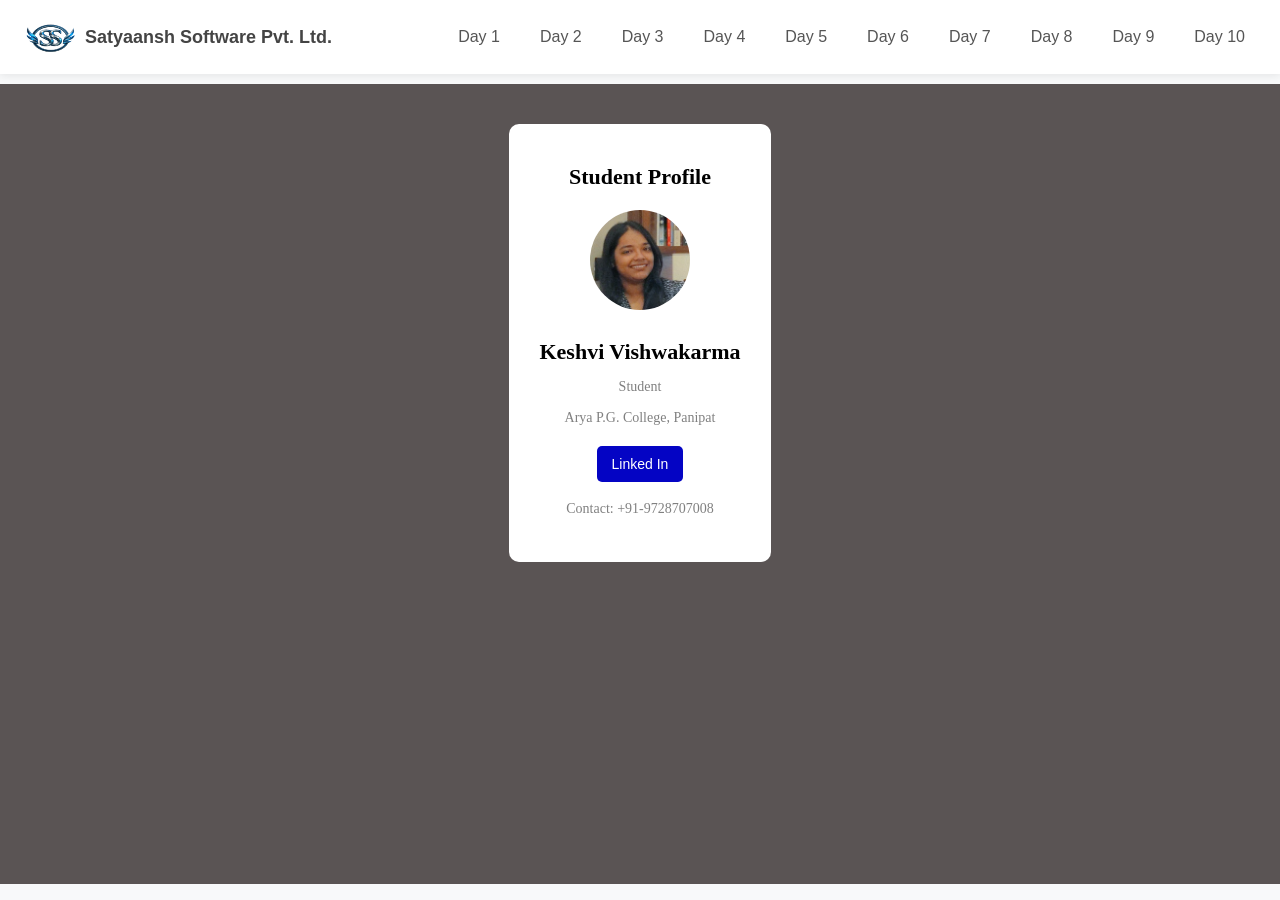
<file: index.html>
<!DOCTYPE html>
<html lang="en">
<head>
    <meta charset="UTF-8">
    <meta name="viewport" content="width=device-width, initial-scale=1.0">
    <title>Document</title>
    <link rel="stylesheet" href="style.css">
</head>
<body>
    <div class="container">

        <!--navbar-->
        <div class="navbar">
            <div class="logo">
                <img src="images/logo.webp" alt="logo">
                <div class="company-name">
                    <span>Satyaansh Software</span>
                    Pvt. Ltd.
                </div>
            </div>

            <!--menu bar of days-->
            <ul class="days-link">
                <li onclick="loadPage('day 1/index.html')">Day 1</li>
                <li onclick="loadPage('day 2/index.html')">Day 2</li>
                <li onclick="loadPage('day 3/index.html')">Day 3</li>
                <li onclick="loadPage('day 4/index.html')">Day 4</li>
                <li onclick="loadPage('day 5/index.html')">Day 5</li>
                <li onclick="loadPage('day 6/index.html')">Day 6</li>
                <li onclick="loadPage('day 7/index.html')">Day 7</li>
                <li onclick="loadPage('day 8/index.html')">Day 8</li>
                <li onclick="loadPage('day 9/index.html')">Day 9</li>
                <li onclick="loadPage('day 10/index.html')">Day 10</li>
            </ul>

            <!--hamburger button-->
            <button class="hamburger">
                <img src="images/hamburger.webp" alt="hamburger-logo">
            </button>
        </div>

        <!--iframe that displays the work-->
          <iframe
            id="dayFrame"
            src="day 1/index.html"
            width="100%"
            height="800">
         </iframe>
    </div>

    <!--javascript for interactive website aand set up hamburger + iframe-->
    <script>
        const hamburger = document.querySelector(".hamburger");
         const daysLink = document.querySelector(".days-link");

         hamburger.addEventListener("click", () => {
            daysLink.classList.toggle("active");
         });

         function loadPage(page) {
           let frame= document.getElementById("dayFrame")
           frame.src = page;
         }

    </script>
</body>
</html>
</file>
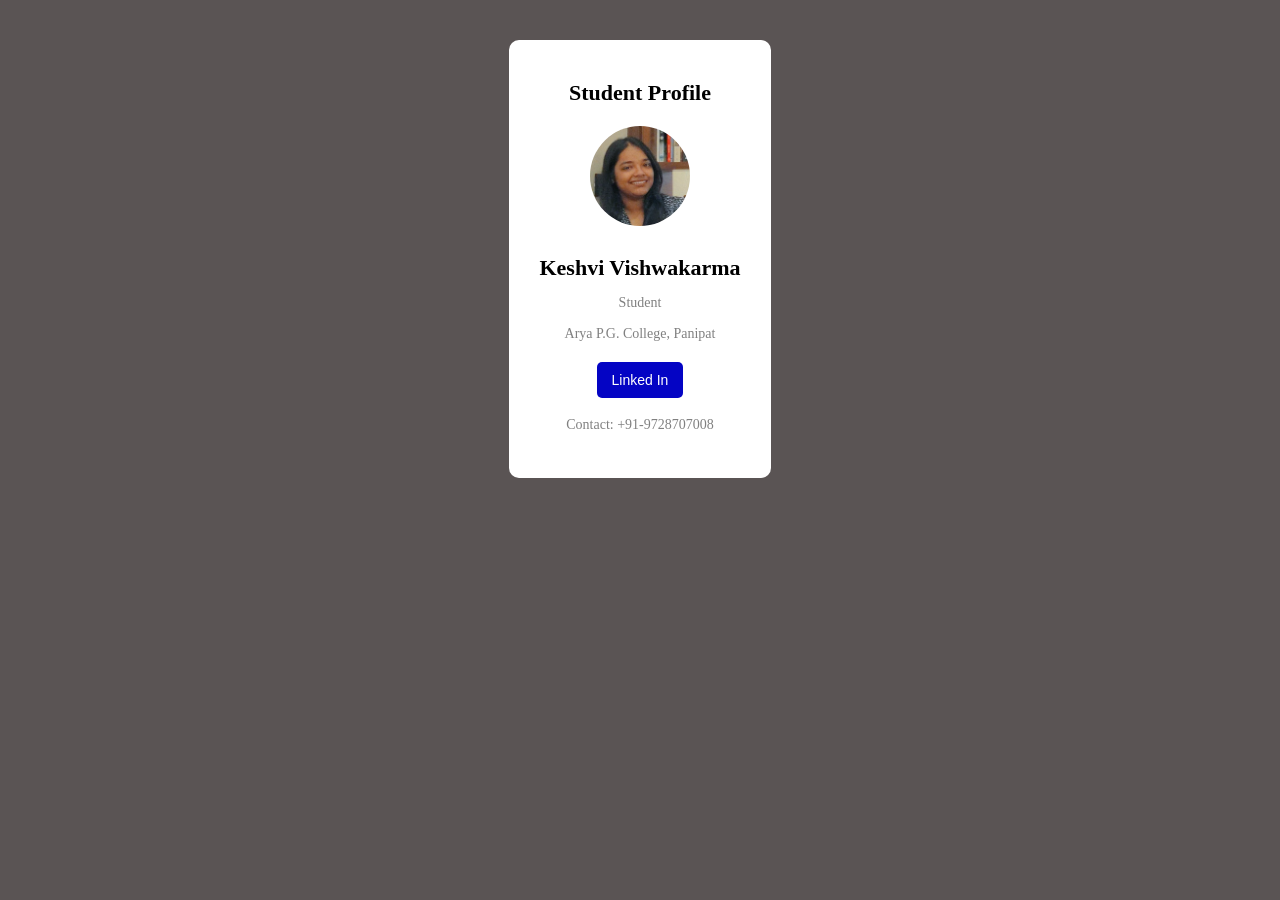
<file: day 1/index.html>
<!DOCTYPE html>
<html lang="en">
<head>
    <meta charset="UTF-8">
    <meta name="viewport" content="width=device-width, initial-scale=1.0">
    <title>Student Card</title>
    <link rel="stylesheet" href="style.css">
</head>
<body>
     <div class="container">

        <h1>Student Profile</h1>

        <img src="me.png"
             alt="image"
             class="profile-img">

        <h1>Keshvi Vishwakarma</h1>

        <p>Student</p>

        <p>Arya P.G. College, Panipat</p>

        <button class="btn">
            <a href="https://www.linkedin.com/in/keshvi-vishwakarma-13b15b34a/">
                Linked In
            </a>
        </button>

        <p>Contact: +91-9728707008</p>

    </div>
</body>
</html>
</file>
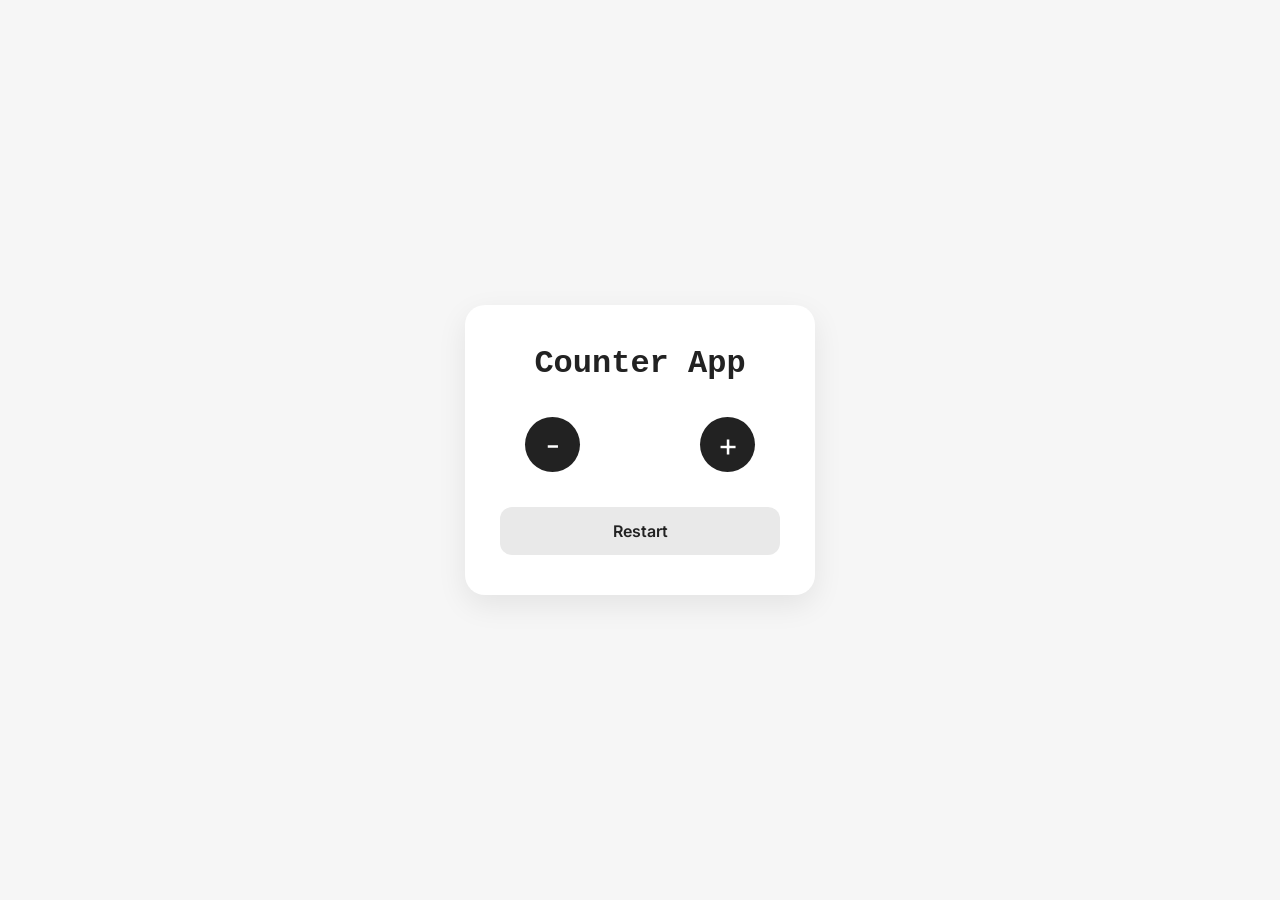
<file: day 10/index.html>
<!DOCTYPE html>
<html lang="en">
<head>
    <meta charset="UTF-8">
    <meta name="viewport" content="width=device-width, initial-scale=1.0">
    <title>Document</title>
    <link rel="stylesheet" href="style.css">
</head>
<body>
    <div class="container">
        <h1>Counter App</h1>
    <div class="counter">
        <button id="decrease">-</button>
    <span id="counterValue">0</span>
    <button id="increase">+</button>
    </div>
    <div>
        <button id="restartbtn">
            Restart
        </button>
    </div>
    </div>
    <script src="script.js"></script>
</body>
</html>
</file>
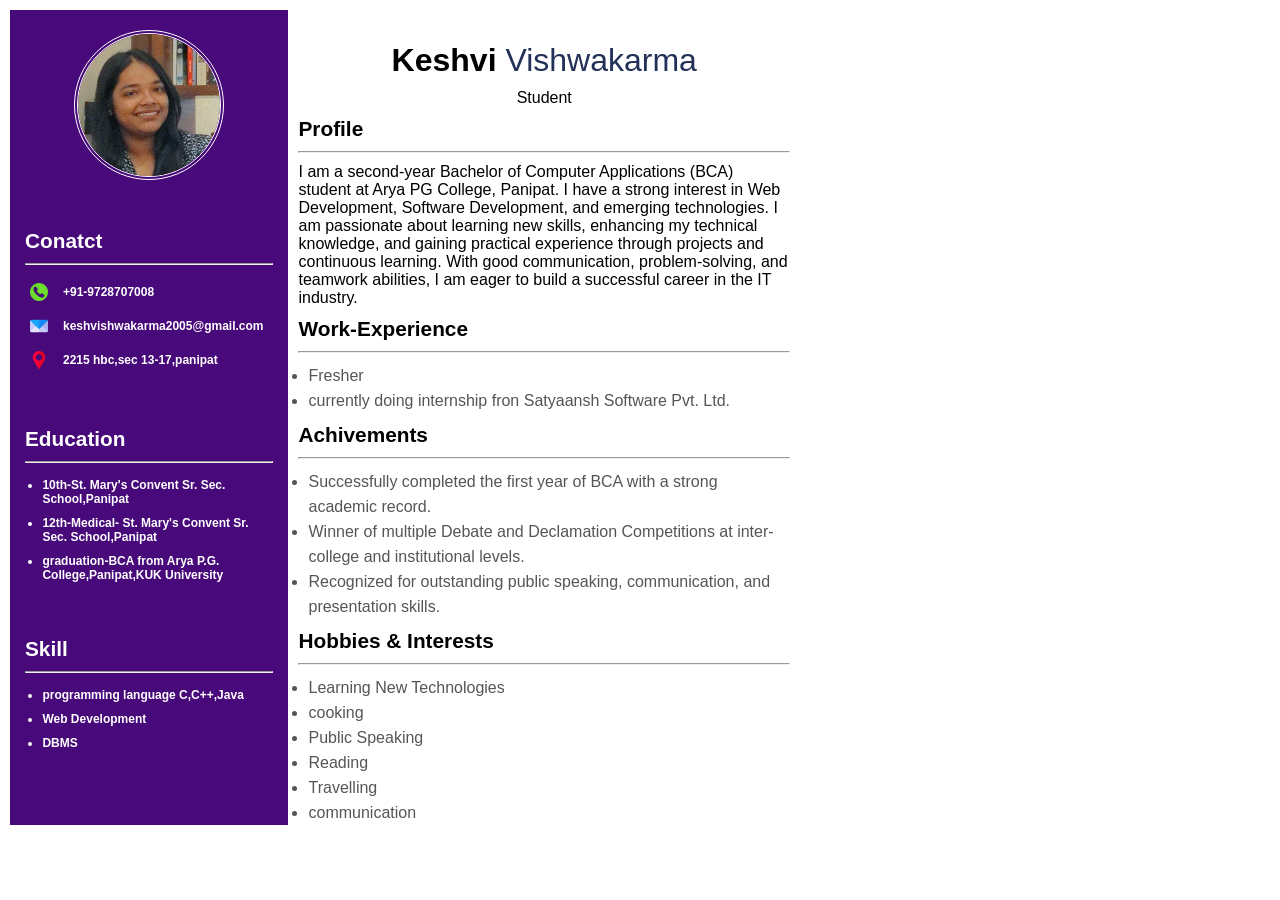
<file: day 2/index.html>
<!doctype html>
<html lang="en">
  <head>
    <meta charset="UTF-8" />
    <meta name="viewport" content="width=device-width, initial-scale=1.0" />
    <title>my resume</title>
    <link rel="stylesheet" href="resume-right-css.css" />
    <link rel="stylesheet" href="resume-left-css.css" />
  </head>
  <body>
    <div class="container">
      <!--30% div container-->
      <div class="left-container">
        <!--image container-->
        <div class="img-container">
          <img src="me.png" alt="image" />
        </div>
        <!--contact container-->
        <div class="cont-container">
          <h3 class="title">Conatct</h3>
          <hr />
          
          <div class="phone">
            <img src="phone.png" alt="phone" class="icon" />
          <p class="phone">+91-9728707008</p>
          </div>

          <div class="email">
            <img src="email1.png" alt="email" class="icon" />
          <p class="email">keshvishwakarma2005@gmail.com</p>
          </div>

          <div class="address">
            <img src="address.png" alt="address" class="icon" />
          <p class="address">2215 hbc,sec 13-17,panipat</p>
          
          
          </div>
        </div>
        <!--eductaion conatiner-->
        <div class="edu-container">
          <h3 class="title">Education</h3>
          <hr />
          <ul class="edu-ul">
            <li class="edu-list">
              10th-St. Mary's Convent Sr. Sec. School,Panipat
            </li>
            <li class="edu-list">
              12th-Medical- St. Mary's Convent Sr. Sec. School,Panipat
            </li>
            <li class="edu-list">
              graduation-BCA from Arya P.G. College,Panipat,KUK University
            </li>
          </ul>
        </div>
        <!--skill conatiner-->
        <div class="skill-conatiner">
          <h3 class="title">Skill</h3>
          <hr />
          <ul class="skill-ul">
            <li class="skill-li">programming language C,C++,Java</li>
            <li class="skill-li">Web Development</li>
            <li class="skill-li">DBMS</li>
          </ul>
        </div>
      </div>

      <!--70% div conatiner-->
      <div class="right-container">
        <!--right top container-->
        <div class="right-top-conatiner">
            <h1>Keshvi <span>Vishwakarma</span></h1>
          <p>Student</p>
        </div>
        <div class="right-bottom-container">
          <!--profile container-->
          <div class="prof-container">
            <p class="title">Profile</p>
                <hr>
                <p>I am a second-year Bachelor of Computer Applications (BCA) student at Arya PG College, Panipat. I have a strong interest in Web Development, Software Development, and emerging technologies. I am passionate about learning new skills, enhancing my technical knowledge, and gaining practical experience through projects and continuous learning. With good communication, problem-solving, and teamwork abilities, I am eager to build a successful career in the IT industry.</p>
          </div>

          <!--work conatiner-->
          <div class="work-conatiner">
            <p class="title">Work-Experience</p>
            <hr />
            <ul>
              <li>Fresher</li>
              <li>currently doing internship fron Satyaansh Software Pvt. Ltd.</li>
            </ul>
          </div>

          <!--achivement container-->
          <div class="achiv-container">
            <p class="title">Achivements</p>
            <hr />
            <ul>
              <li>Successfully completed the first year of BCA with a strong academic record.</li>
              <li>Winner of multiple Debate and Declamation Competitions at inter-college and institutional levels.</li>
              <li>Recognized for outstanding public speaking, communication, and presentation skills.</li>
            </ul>
          </div>

          <!--hobbies and more conatiner-->
          <div class="hobb-conatiner">
            <p class="title">Hobbies & Interests</p>
            <hr />
            <ul>
              <li>Learning New Technologies</li>
              <li>cooking</li>
              <li>Public Speaking </li>
              <li>Reading</li>
              <li>Travelling</li>
              <li>communication</li>
            </ul>
          </div>
        </div>
      </div>
    </div>
  </body>
</html>
</file>
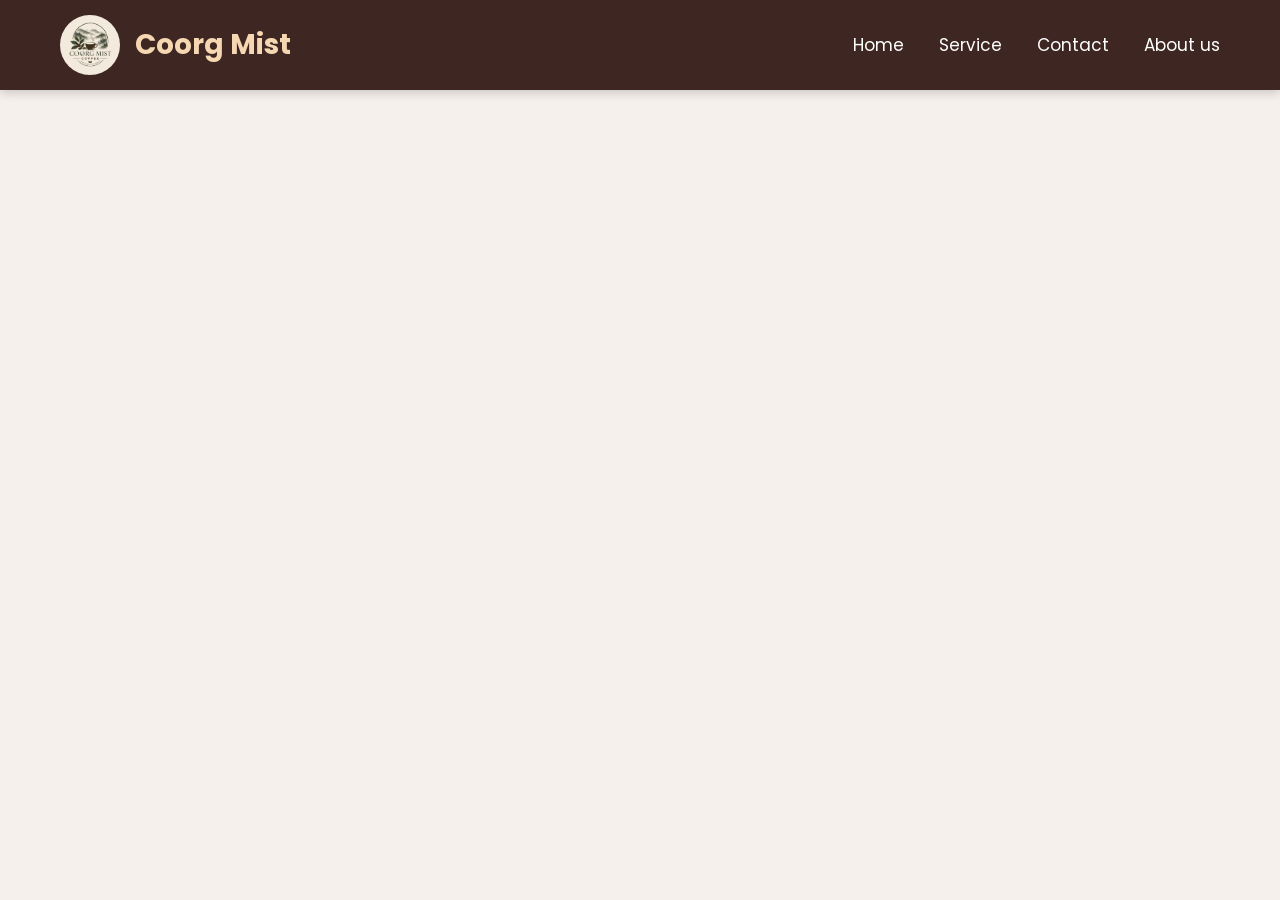
<file: day 3/index.html>
<!DOCTYPE html>
<html lang="en">
<head>
    <meta charset="UTF-8">
    <meta name="viewport" content="width=device-width, initial-scale=1.0">
    <title>Document</title>
    <link rel="stylesheet" href="style.css">
</head>
<body>
    <!--navbar code-->
   <div class="navbar">

      <!--logo and company name-->
      <div class="logo">
         <img src="logo.jpeg" alt="logo">
         <div class="company-name">
            <span>Coorg Mist</span>
         </div>
      </div>

      <!--menu bar-->
      <div class="menu-container">
            <ul class="menu-bar">
                <li class="menu-item">Home</li>
                <li class="menu-item">Service</li>
                <li class="menu-item">Contact</li>
                <li class="menu-item">About us</li>
            </ul>
        </div>
   </div>
</body>
</html>
</file>
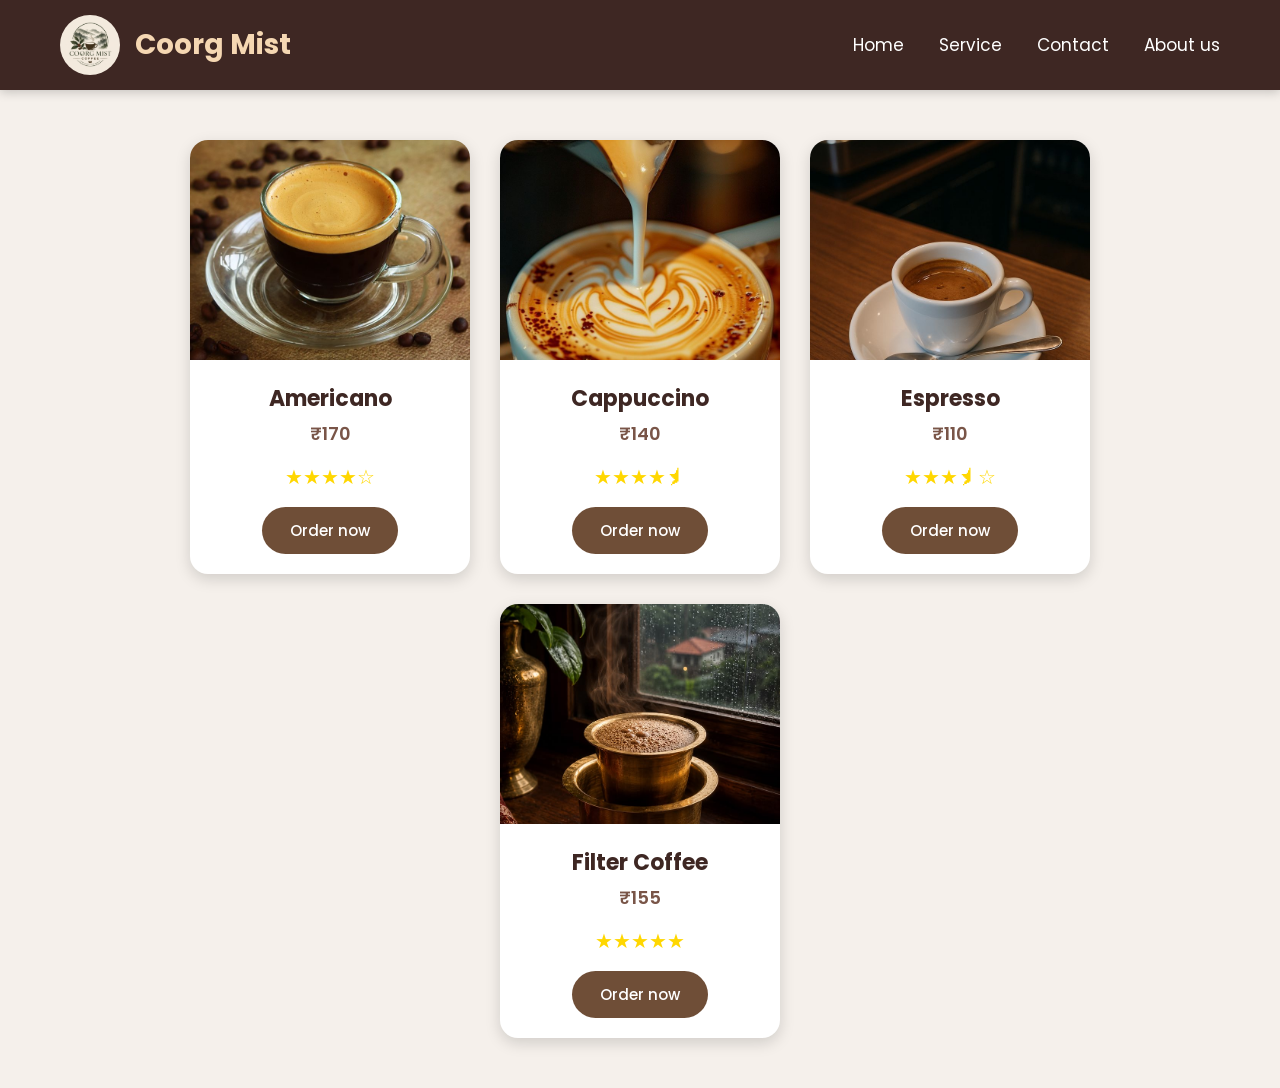
<file: day 4/index.html>
<!DOCTYPE html>
 <html lang="en">
 <head>
    <meta charset="UTF-8">
    <meta name="viewport" content="width=device-width, initial-scale=1.0">
    <title>Coorg Mist</title>
    <link rel="stylesheet" href="style.css">
 </head>
 <body>

   <!--navbar code-->
   <div class="navbar">

      <!--logo and company name-->
      <div class="logo">
         <img src="logo.jpeg" alt="logo">
         <div class="company-name">
            <span>Coorg Mist</span>
         </div>
      </div>

      <!--menu bar-->
      <div class="menu-container">
            <ul class="menu-bar">
                <li class="menu-item">Home</li>
                <li class="menu-item">Service</li>
                <li class="menu-item">Contact</li>
                <li class="menu-item">About us</li>
            </ul>
        </div>
   </div>
   <!--cards code-->
    <div class="container">

      <!--card 1-->
      <div class="cardcontainer">
         <img src="americano.jpg" alt="img" class="imgcontainer">

         <div class="title">
            <h3>Americano</h3>
            <p> ₹170</p>
         </div>

         <div class="rating">
            <p>★★★★☆</p>
         </div>

         <div class="cartbtn">
            <button>Order now</button>
         </div>
      </div>

      <!--card 2-->
      <div class="cardcontainer">
         <img src="capacihino.jpg" alt="img" class="imgcontainer">

         <div class="title">
            <h3>Cappuccino</h3>
            <p> ₹140</p>
         </div>

         <div class="rating">
            <p>★★★★⯨</p>
         </div>

         <div class="cartbtn">
            <button>Order now</button>
         </div>
      </div>

      <!--card 3-->
      <div class="cardcontainer">
         <img src="espresso.jpg" alt="img" class="imgcontainer">

         <div class="title">
            <h3>Espresso</h3>
            <p> ₹110</p>
         </div>

         <div class="rating">
            <p>★★★⯨☆</p>
         </div>

         <div class="cartbtn">
            <button>Order now</button>
         </div>
      </div>

      <!--card 4-->
      <div class="cardcontainer">
         <img src="filtercoffee.jpg" alt="img" class="imgcontainer">

         <div class="title">
            <h3>Filter Coffee</h3>
            <p> ₹155</p>
         </div>

         <div class="rating">
            <p>★★★★★</p>
         </div>

         <div class="cartbtn">
            <button>Order now</button>
         </div>
      </div>
    </div>
 </body>
 </html>
</file>
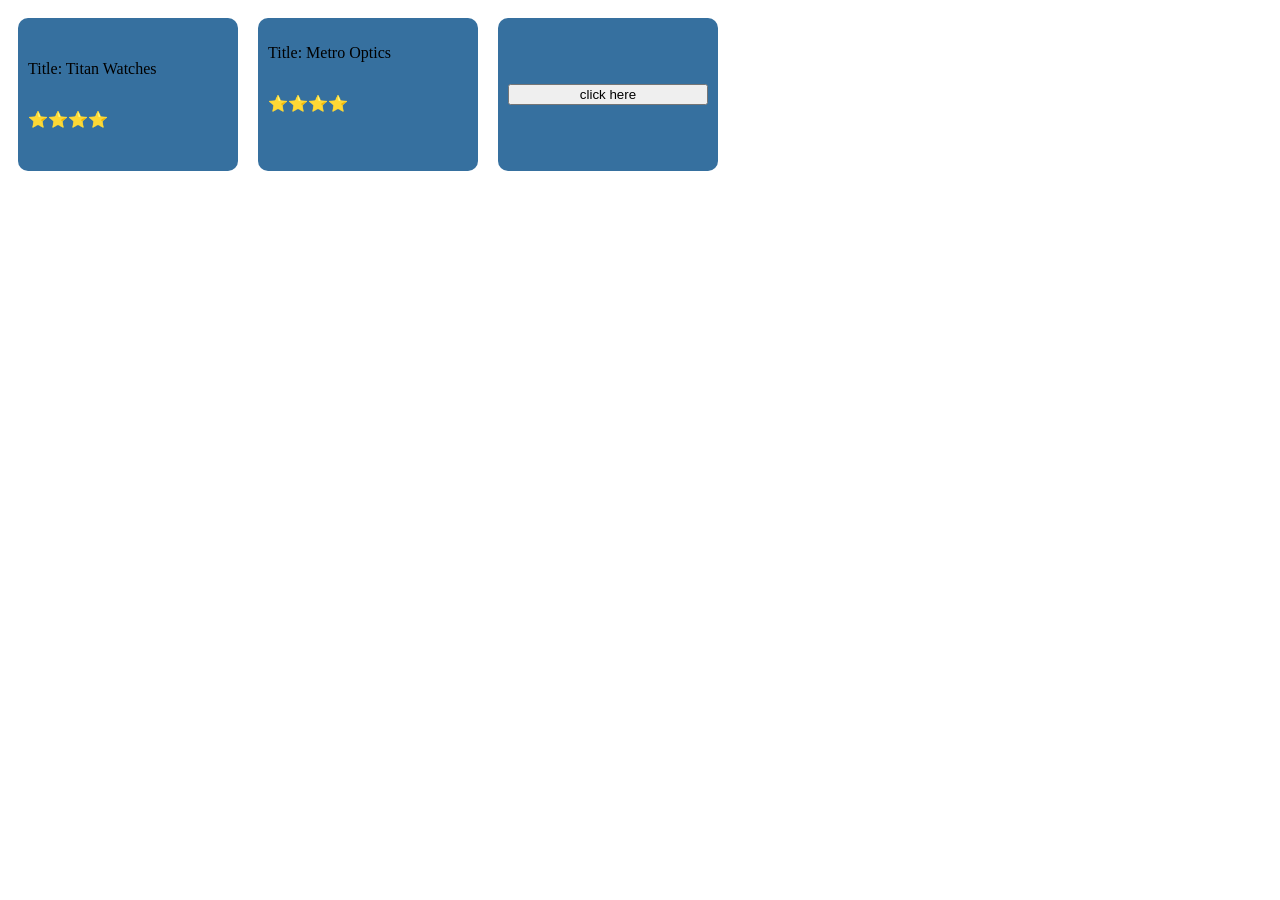
<file: day 5/index.html>
<!DOCTYPE html>
<html lang="en">
<head>
    <meta charset="UTF-8">
    <meta name="viewport" content="width=device-width, initial-scale=1.0">
    <title>Document</title>
    <link rel="stylesheet" href="style.css">
</head>
<body>
    <div class="container">
        <div class="card">
            <p class="title">Title: Titan Watches</p>
            <p class="star">⭐⭐⭐⭐</p>
        </div>
        <div class="card">
            <p class="title">Title: Metro Optics</p>
            <p class="star">⭐⭐⭐⭐<p>
        </div>
        <div class="card">
            <button class="btn">click here</button>
        </div>
    </div>
    <script src="script.js">
    </script>
</body>
</html>
</file>
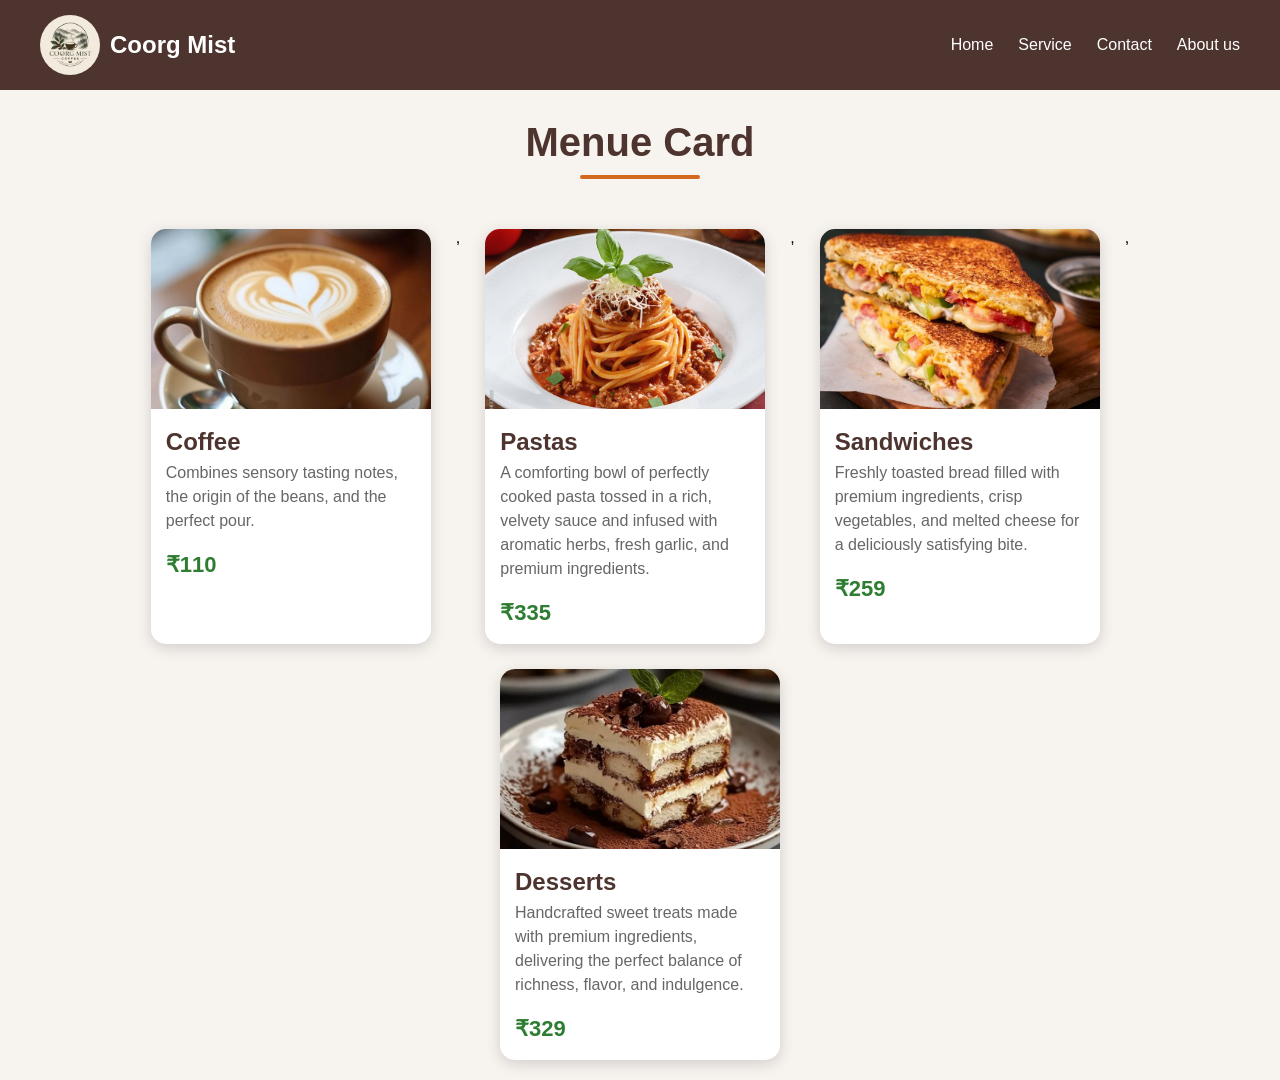
<file: day 6/index.html>
<!DOCTYPE html>
<html lang="en">
<head>
    <meta charset="UTF-8">
    <meta name="viewport" content="width=device-width, initial-scale=1.0">
    <title>product cart</title>
    <link rel="stylesheet" href="style.css">
</head>
<body>
    <!--navbar code-->
   <div class="navbar">

      <!--logo and company name-->
      <div class="logo">
         <img src="logo.jpeg" alt="logo">
         <div class="company-name">
            <span>Coorg Mist</span>
         </div>
      </div>

      <!--menu bar-->
      <div class="menu-container">
            <ul class="menu-bar">
                <li class="menu-item">Home</li>
                <li class="menu-item">Service</li>
                <li class="menu-item">Contact</li>
                <li class="menu-item">About us</li>
            </ul>
        </div>
   </div>

   <!--menue card-->
    <h1>Menue Card</h1>

    <!--card container html-->
    <div id="cardcontainer" class="container">

    </div>

    <script src="script.js">
    </script>
</body>
</html>
</file>
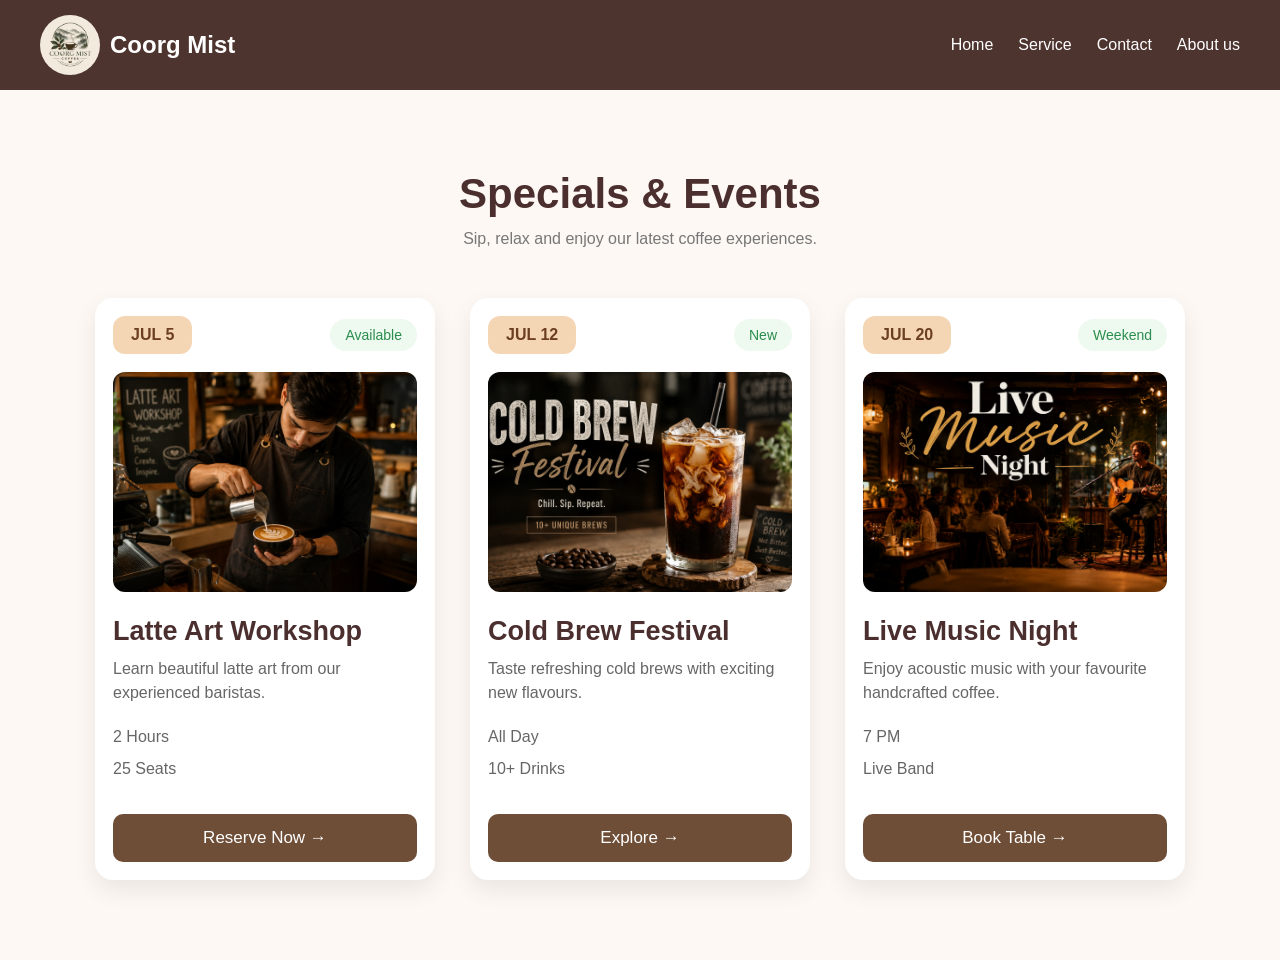
<file: day 7/index.html>
<!doctype html>
<html lang="en">
  <head>
    <meta charset="UTF-8" />
    <meta name="viewport" content="width=device-width, initial-scale=1.0" />
    <title>Coorg Mist Cafe</title>
    <link rel="stylesheet" href="style.css" />
  </head>
  <body>

    <!--navbar-->
    <div class="navbar">

      <!--logo and company name-->
      <div class="logo">
         <img src="logo.jpeg" alt="logo">
         <div class="company-name">
            <span>Coorg Mist</span>
         </div>
      </div>

      <!--menu bar-->
      <div class="menu-container">
            <ul class="menu-bar">
                <li class="menu-item">Home</li>
                <li class="menu-item">Service</li>
                <li class="menu-item">Contact</li>
                <li class="menu-item">About us</li>
            </ul>
        </div>
   </div>


    <!--event and highlight section-->
    <section class="events">
      <h2>Specials & Events</h2>
      <p class="subtitle">
        Sip, relax and enjoy our latest coffee experiences.
      </p>

      <div class="cards">
        <!-- Card 1 -->
        <div class="card">
          <div class="top">
            <div class="date">
              <span>JUL 5</span>
            </div>

            <div class="status">Available</div>
          </div>

          <img src="latte.png" alt="Coffee Workshop" />

          <h3>Latte Art Workshop</h3>

          <p>Learn beautiful latte art from our experienced baristas.</p>

          <div class="info">
            <p><i class="fa-regular fa-clock"></i> 2 Hours</p>
            <p><i class="fa-solid fa-user-group"></i> 25 Seats</p>
          </div>

          <button>Reserve Now →</button>
        </div>

        <!-- Card 2 -->

        <div class="card">
          <div class="top">
            <div class="date">
              <span>JUL 12</span>
            </div>

            <div class="status">New</div>
          </div>

          <img src="festival.png" alt="Coffee" />

          <h3>Cold Brew Festival</h3>

          <p>Taste refreshing cold brews with exciting new flavours.</p>

          <div class="info">
            <p><i class="fa-regular fa-clock"></i> All Day</p>
            <p><i class="fa-solid fa-mug-hot"></i> 10+ Drinks</p>
          </div>

          <button>Explore →</button>
        </div>

        <!-- Card 3 -->

        <div class="card">
          <div class="top">
            <div class="date">
              <span>JUL 20</span>
            </div>

            <div class="status">Weekend</div>
          </div>

          <img src="night2.png" alt="Live Music" />

          <h3>Live Music Night</h3>

          <p>Enjoy acoustic music with your favourite handcrafted coffee.</p>

          <div class="info">
            <p><i class="fa-regular fa-clock"></i> 7 PM</p>
            <p><i class="fa-solid fa-music"></i> Live Band</p>
          </div>

          <button>Book Table →</button>
        </div>
      </div>
    </section>
  </body>
</html>
</file>
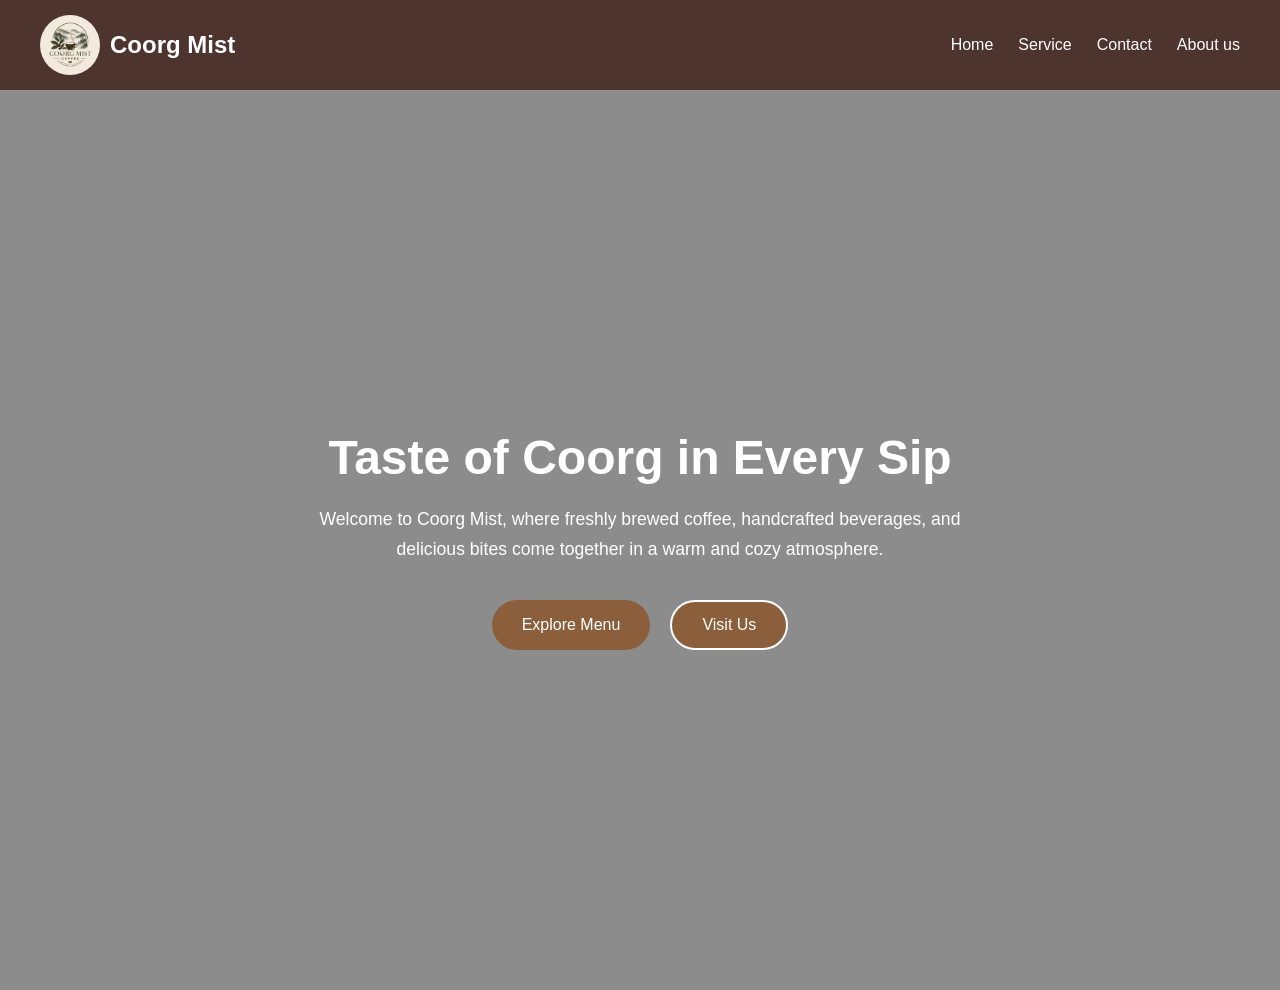
<file: day 8/index.html>
<!doctype html>
<html lang="en">
  <head>
    <meta charset="UTF-8" />
    <meta name="viewport" content="width=device-width, initial-scale=1.0" />
    <title>coorgmist hero-section</title>
    <link rel="stylesheet" href="style.css" />
  </head>

  <body>

    <!--navbar-->
    <div class="navbar">

      <!--logo and company name-->
      <div class="logo">
         <img src="logo.jpeg" alt="logo">
         <div class="company-name">
            <span>Coorg Mist</span>
         </div>
      </div>

      <!--menu bar-->
      <div class="menu-container">
            <ul class="menu-bar">
                <li class="menu-item">Home</li>
                <li class="menu-item">Service</li>
                <li class="menu-item">Contact</li>
                <li class="menu-item">About us</li>
            </ul>
        </div>
   </div>

    <!--hero section-->
    <section class="hero">
      <!-- Background Video -->
      <video autoplay muted loop>
        <source src="herovedio.mp4" type="video/mp4" />
      </video>

      <!-- Overlay -->
      <div class="overlay"></div>

      <!-- Content -->
      <div class="content">
        <h1>Taste of Coorg in Every Sip</h1>

        <p>
          Welcome to Coorg Mist, where freshly brewed coffee, handcrafted
          beverages, and delicious bites come together in a warm and cozy
          atmosphere.
        </p>

        <div class="buttons">
          <button>Explore Menu</button>
          <button class="btn2">Visit Us</button>
        </div>
      </div>
    </section>
  </body>
</html>
</file>
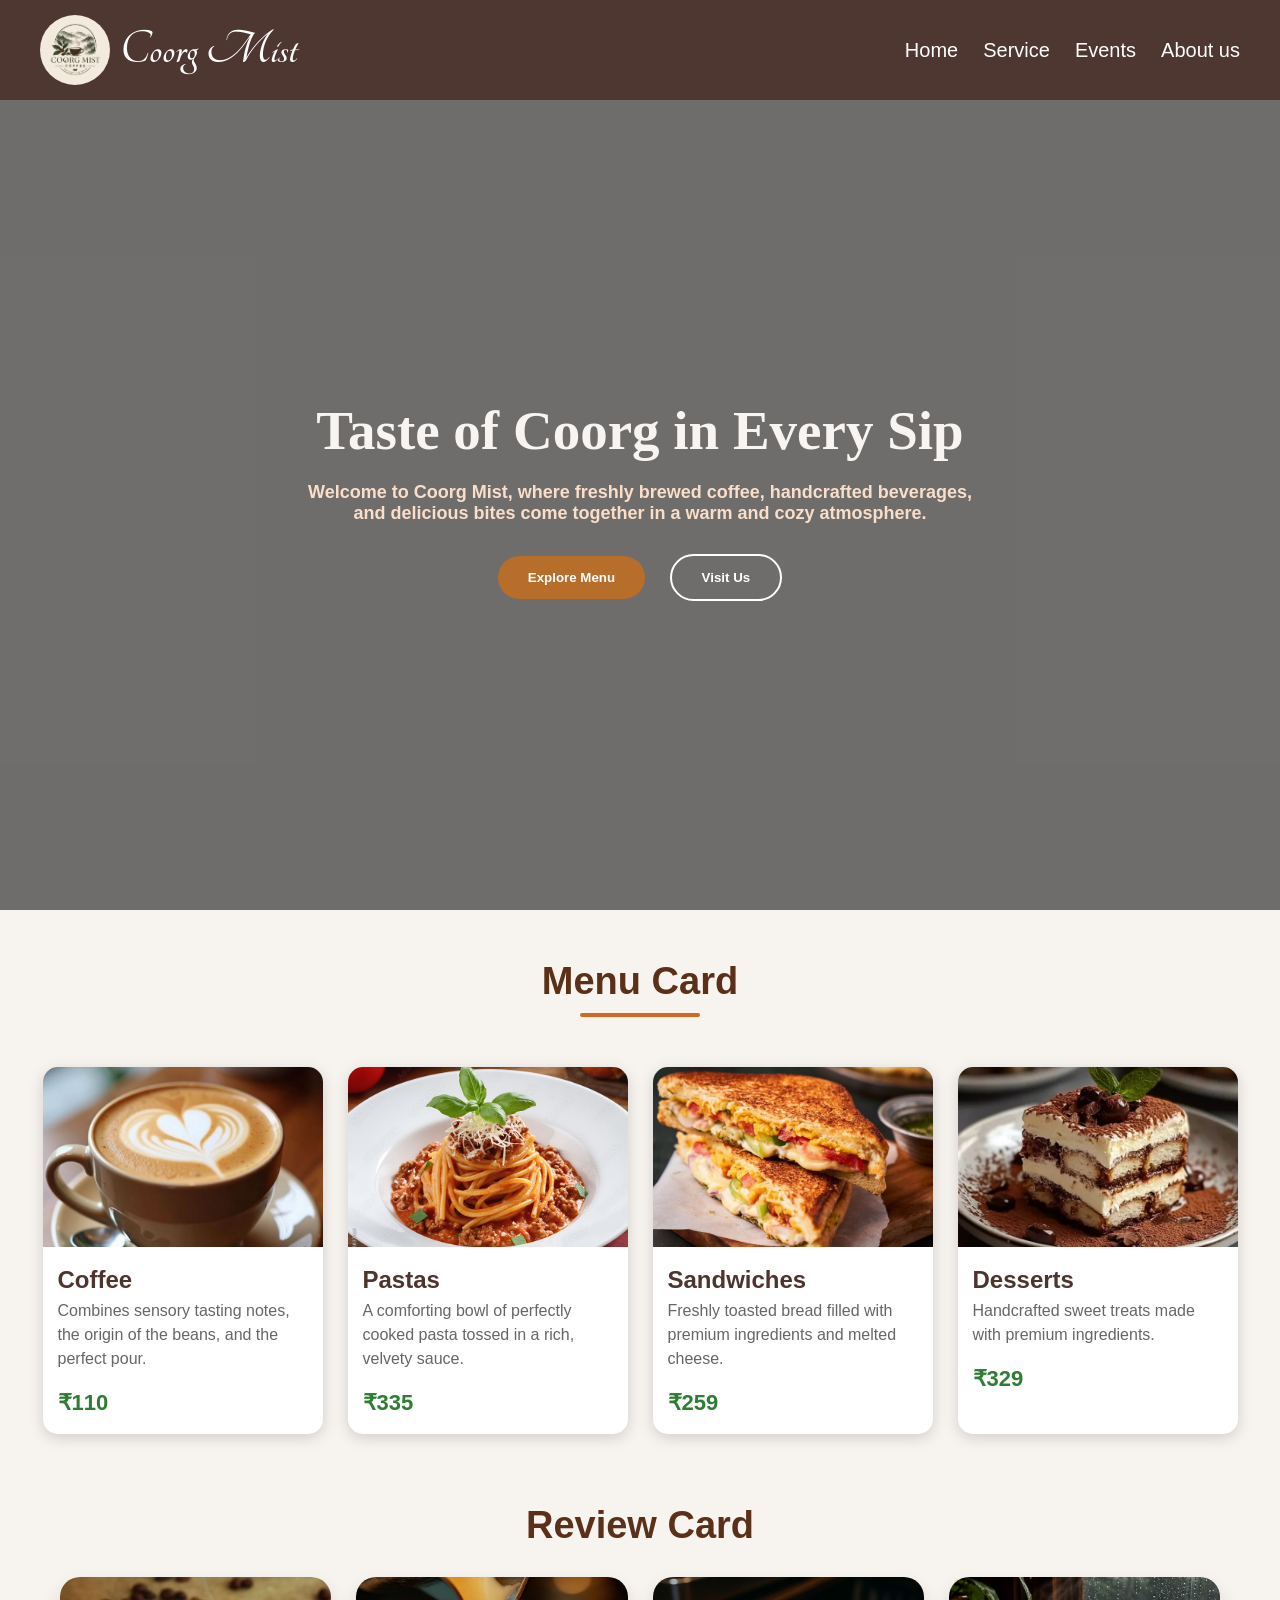
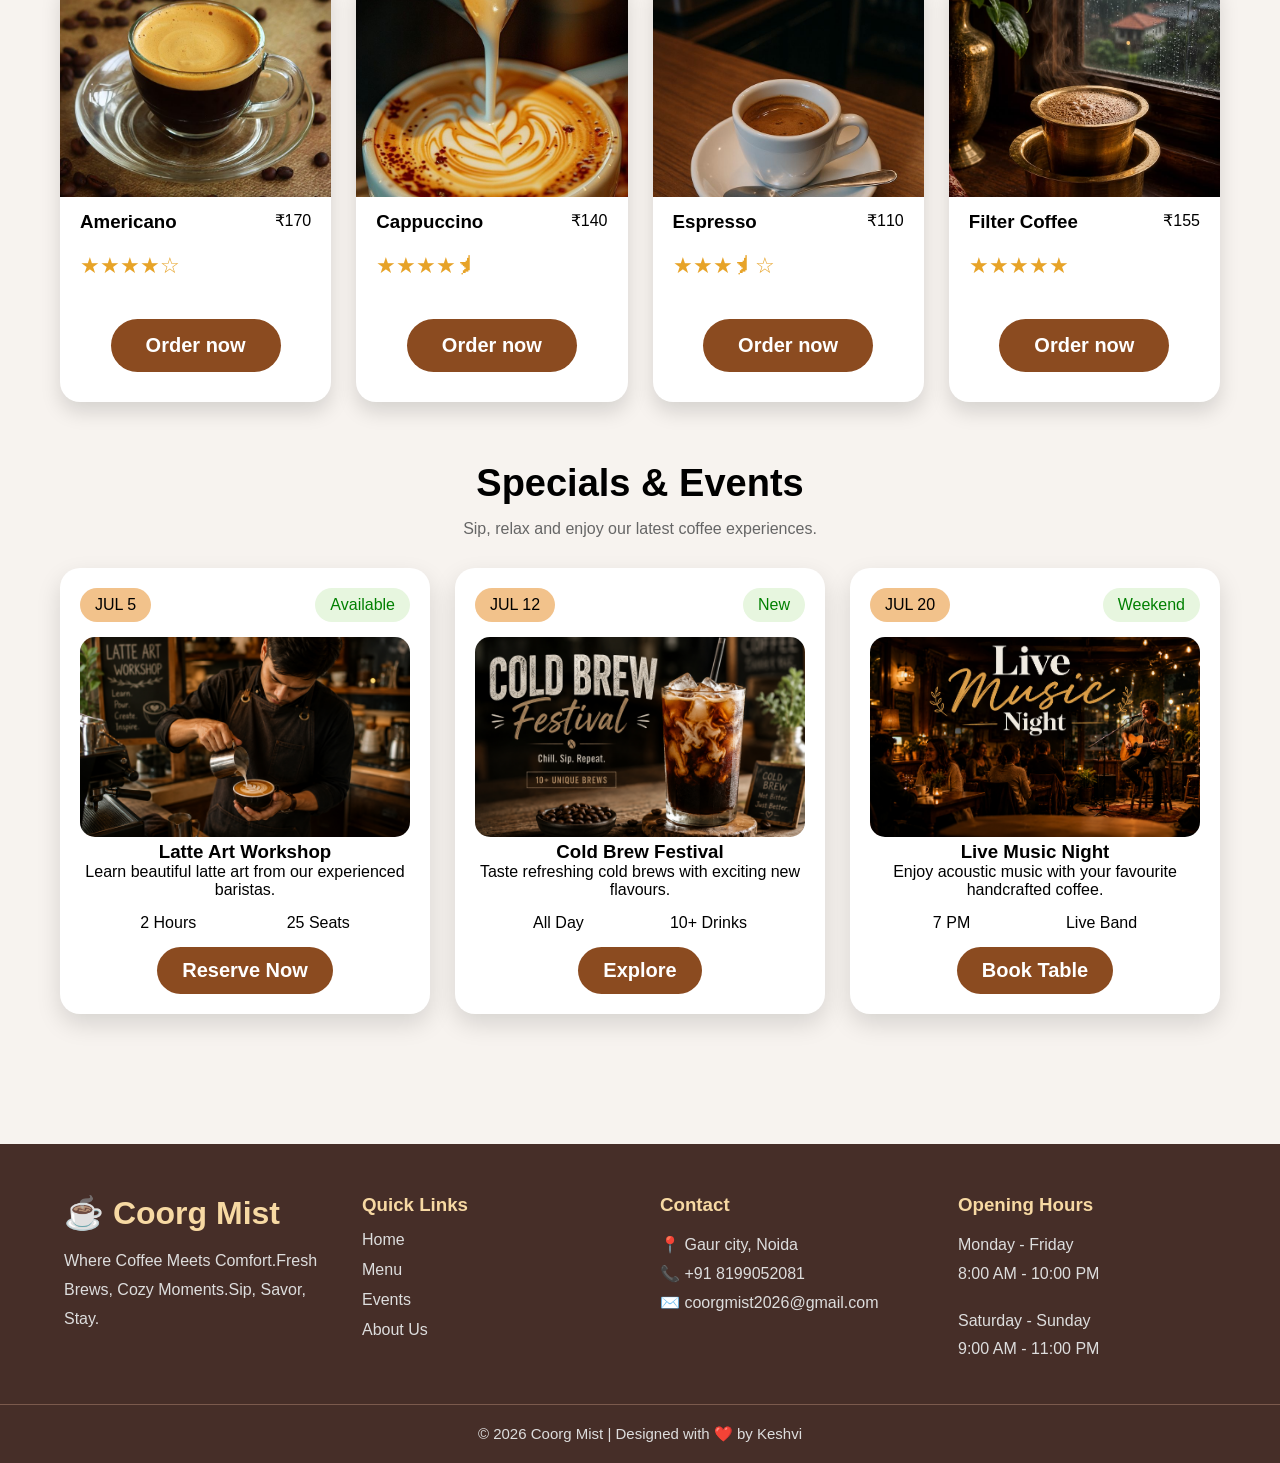
<file: day 9/index.html>
<!doctype html>
<html lang="en">
  <head>
    <meta charset="UTF-8" />
    <meta name="viewport" content="width=device-width, initial-scale=1.0" />

    <title>Coorg-Mist</title>

    <link rel="stylesheet" href="style.css" />
  </head>

  <body>
    <!-- NAVBAR -->

   <div class="navbar">

    <div class="logo">
        <img src="logo.jpeg" alt="logo">

        <div class="company-name">
            <span>Coorg Mist</span>
        </div>
    </div>

    <!-- Hamburger -->
    <div class="hamburger" id="hamburger">
        <span></span>
        <span></span>
        <span></span>
    </div>

    <!-- Navigation -->
    <div class="menu-container" id="menu">
        <ul class="menu-bar">
            <li class="menu-item"><a href="#hero-card">Home</a></li>
            <li class="menu-item"><a href="#menu-card">Service</a></li>
            <li class="menu-item"><a href="#event-part">Events</a></li>
            <li class="menu-item"><a href="#about-us">About us</a></li>
        </ul>
    </div>

</div>

    <!-- HERO -->

    <section class="hero" id="hero-card">
      <video autoplay muted loop>
        <source src="herovedio.mp4" type="video/mp4" />
      </video>

      <div class="overlay"></div>

      <div class="content">
        <h1 id="title-home">Taste of Coorg in Every Sip</h1>

        <h4>
          Welcome to Coorg Mist, where freshly brewed coffee, handcrafted
          beverages, and delicious bites come together in a warm and cozy
          atmosphere.
        </h4>

        <div class="buttons">
          <button><a href="#menu-card">Explore Menu</a></button>

          <button class="btn2"><a href="#about-us">Visit Us</a></button>
        </div>
      </div>
    </section>

    <!-- MENU SECTION -->

    <h1 class="menu-title" id="menu-card">Menu Card</h1>

    <div id="cardcontainer" class="menu-container-card"></div>

    <script src="script.js"></script>

    <!-- COFFEE RATING SECTION -->

    <h1 class="review-title">Review Card</h1>

    <div class="coffee-rating-section">
      <div class="coffee-card">
        <img src="americano.jpg" class="coffee-img" />

        <div class="coffee-title">
          <h3>Americano</h3>
          <p>₹170</p>
        </div>

        <div class="coffee-rating">
          <p>★★★★☆</p>
        </div>

        <div class="coffee-btn">
          <button>Order now</button>
        </div>
      </div>

      <div class="coffee-card">
        <img src="capacihino.jpg" class="coffee-img" />

        <div class="coffee-title">
          <h3>Cappuccino</h3>
          <p>₹140</p>
        </div>

        <div class="coffee-rating">
          <p>★★★★⯨</p>
        </div>

        <div class="coffee-btn">
          <button>Order now</button>
        </div>
      </div>

      <div class="coffee-card">
        <img src="espresso.jpg" class="coffee-img" />

        <div class="coffee-title">
          <h3>Espresso</h3>

          <p>₹110</p>
        </div>

        <div class="coffee-rating">
          <p>★★★⯨☆</p>
        </div>

        <div class="coffee-btn">
          <button>Order now</button>
        </div>
      </div>

      <div class="coffee-card">
        <img src="filtercoffee.jpg" class="coffee-img" />

        <div class="coffee-title">
          <h3>Filter Coffee</h3>

          <p>₹155</p>
        </div>

        <div class="coffee-rating">
          <p>★★★★★</p>
        </div>

        <div class="coffee-btn">
          <button>Order now</button>
        </div>
      </div>
    </div>

    <!-- EVENTS SECTION -->

    <section class="event-section" id="event-part">
      <h2>Specials & Events</h2>

      <p class="subtitle">
        Sip, relax and enjoy our latest coffee experiences.
      </p>

      <div class="event-cards">
        <div class="event-card">
          <div class="top">
            <div class="date">
              <span>JUL 5</span>
            </div>

            <div class="status">Available</div>
          </div>

          <img src="latte.png" />

          <h3>Latte Art Workshop</h3>

          <p>Learn beautiful latte art from our experienced baristas.</p>

          <div class="info">
            <p>2 Hours</p>

            <p>25 Seats</p>
          </div>

          <button>Reserve Now</button>
        </div>

        <div class="event-card">
          <div class="top">
            <div class="date">
              <span>JUL 12</span>
            </div>

            <div class="status">New</div>
          </div>

          <img src="festival.png" />

          <h3>Cold Brew Festival</h3>

          <p>Taste refreshing cold brews with exciting new flavours.</p>

          <div class="info">
            <p>All Day</p>

            <p> 10+ Drinks</p>
          </div>

          <button>Explore</button>
        </div>

        <div class="event-card">
          <div class="top">
            <div class="date">
              <span>JUL 20</span>
            </div>

            <div class="status">Weekend</div>
          </div>

          <img src="night2.png" />

          <h3>Live Music Night</h3>

          <p>Enjoy acoustic music with your favourite handcrafted coffee.</p>

          <div class="info">
            <p>7 PM</p>

            <p>Live Band</p>
          </div>

          <button>Book Table</button>
        </div>
      </div>
    </section>
    

    <!--footer-->
    <!-- FOOTER -->

<footer class="footer" id="about-us">

    <div class="footer-container">

        <!-- Logo -->
        <div class="footer-box">
            <h2>☕ Coorg Mist</h2>
            <p>
                Where Coffee Meets Comfort.Fresh Brews, Cozy Moments.Sip, Savor, Stay.
            </p>
        </div>

        <!-- Quick Links -->
        <div class="footer-box">
            <h3>Quick Links</h3>

            <ul>
                <li><a href="#hero-card">Home</a></li>
                <li><a href="#menu-card">Menu</a></li>
                <li><a href="#event-part">Events</a></li>
                <li><a href="#about-us">About Us</a></li>
            </ul>
        </div>

        <!-- Contact -->
        <div class="footer-box">
            <h3>Contact</h3>

            <p>📍 Gaur city, Noida</p>
            <p>📞 +91 8199052081</p>
            <p>✉️ coorgmist2026@gmail.com</p>
        </div>

        <!-- Opening Hours -->
        <div class="footer-box">
            <h3>Opening Hours</h3>

            <p>Monday - Friday</p>
            <p>8:00 AM - 10:00 PM</p>

            <br>

            <p>Saturday - Sunday</p>
            <p>9:00 AM - 11:00 PM</p>
        </div>

    </div>

    <hr>

    <div class="footer-bottom">
        <p>© 2026 Coorg Mist | Designed with ❤️ by Keshvi</p>
    </div>

</footer>

  </body>
</html>
</file>
<file: style.css>
@import url("https://fonts.googleapis.com/css2?family=Source+Sans+3:ital,wght@0,200..900;1,200..900&display=swap");

/* Reset */
* {
    margin: 0;
    padding: 0;
    box-sizing: border-box;
}

body {
    font-family: Arial, sans-serif;
    background: #f8f9fa;
}

.navbar {
    display: flex;
    justify-content: space-between;
    align-items: center;
    background: #ffffff;
    padding: 12px 25px;
    box-shadow: 0 2px 8px rgba(0,0,0,0.08);
}

.logo {
    display: flex;
    align-items: center;
    gap: 10px;
}

.logo img {
    width: 50px;
    height: 50px;
    border-radius: 50%;
}

.company-name {
    font-size: 18px;
    font-weight: bold;
    color: #444;
}

.days-link {
    display: flex;
    list-style: none;
    gap: 20px;
}

.days-link li {
    cursor: pointer;
    color: #555;
    padding: 6px 10px;
    border-radius: 5px;
    transition: 0.3s;
}

.days-link li:hover {
    background: #e8f5e9;
    color: #2e7d32;
}

.hamburger {
    display: none;
    background: none;
    border: none;
    cursor: pointer;
}

.hamburger img {
    width: 28px;
}

iframe {
    width: 100%;
    height: 800px;
    border: none;
    margin-top: 10px;
}

/* Mobile */
@media (max-width: 768px) {

    .hamburger {
        display: block;
    }

    .days-link {
        display: none;
        flex-direction: column;
        position: absolute;
        top: 75px;
        right: 20px;
        background: white;
        box-shadow: 0 2px 8px rgba(0,0,0,0.1);
        border-radius: 8px;
        padding: 10px;
        gap: 10px;
    }

    .days-link.active {
        display: flex;
    }
}
</file>
<file: day 1/style.css>
.profile-img{
            width: 100px;
            height: 100px;
            border-radius: 500%;
            object-fit: cover;
            margin: 15px 0;
        }

        body{
            background-color: rgb(90, 84, 84);
        }

        .container{
            background-color: white;
            width: 75%;
            margin: 40px auto;
            max-width: fit-content;
            padding: 30px;
            border-radius: 10px;
            text-align: center;
        }

        h1{
            font-size: 22px;
            margin: 10px 0 5px;
        }

        p{
            color: gray;
            font-size: 14px;
            margin-bottom: 15px;
        }

        .btn{
            padding: 10px 15px;
            margin: 5px;
            border: none;
            border-radius: 5px;
            background-color: #0404c4;
            cursor: pointer;
            font-size: 14px;
        }

        a{
            color: white;
            text-decoration: none;
        }

        .btn:hover{
            background-color: #53536a;
        }
</file>
<file: day 10/style.css>
@import url('https://fonts.googleapis.com/css2?family=Inter:wght@400;500;700&display=swap');

*{
    margin:0;
    padding:0;
    box-sizing:border-box;
    font-family:"Inter",sans-serif;
}

body{
    height:100vh;
    display:flex;
    justify-content:center;
    align-items:center;
    background:#f6f6f6;
}

.container{
    background:#fff;
    padding:40px 35px;
    border-radius:20px;
    box-shadow:0 10px 30px rgba(0,0,0,.08);
    text-align:center;
    min-width:350px;
}

h1{
    font-family: 'Courier New', Courier, monospace;
    font-size:2rem;
    font-weight:700;
    color:#222;
    margin-bottom:35px;
}

.counter{
    display:flex;
    justify-content:center;
    align-items:center;
    gap:25px;
    margin-bottom:35px;
}

#counterValue{
    font-size:3.5rem;
    font-weight:700;
    min-width:70px;
    color:#222;
}

#increase,
#decrease{
    width:55px;
    height:55px;
    border:none;
    border-radius:50%;
    background:#222;
    color:#fff;
    font-size:2rem;
    cursor:pointer;
    transition:.25s;
}

#increase:hover,
#decrease:hover{
    transform:scale(1.08);
    background:#444;
}

#restartbtn{
    width:100%;
    padding:14px;
    border:none;
    border-radius:12px;
    background:#e9e9e9;
    color:#222;
    font-size:1rem;
    font-weight:600;
    cursor:pointer;
    transition:.25s;
}

#restartbtn:hover{
    background:#222;
    color:#fff;
}
</file>
<file: day 2/resume-right-css.css>
.right-conatiner {
  display: flex;
  flex-direction: column;
  gap: 20px;
  flex: 70%;
}
.right-top-conatiner {
  display: flex;
  flex-direction: column;
  align-items: center;
  gap: 10px;
  width: 100%;
  margin-top: 2rem;
}

span {
  color: #233158;
  font-weight: 500;
}

.right-bottom-conatiner {
  display: flex;
  flex-direction: column;
  height: 100%;
  gap: 2rem;
  padding: 10px;
}

.prof-conatiner p:last-of-type {
  color: rgb(86, 85, 85);
  text-align: justify;
  line-height: 25px;
}

.work-conatiner ul,
.achiv-container ul,
.hobb-conatiner ul {
  color: rgb(86, 85, 85);
  line-height: 25px;
  margin-left: 10px;
}
</file>
<file: day 2/resume-left-css.css>
*
{
    margin: 0px;
    padding: 0px;
    box-sizing: border-box;
    font-family: Poppins,sans-serif;
}

.container
{
    display: flex;
   /*flex-direction: column;*/
   place-self: center;
  background-color: white;
  width: 95vw;
  max-width: 800px;
  height: auto;
  padding: 10px;
  gap: 10px;
}
.left-container
{
   display: flex;
  flex-direction: column;
  align-items: center;
  /* justify-content: space-around; */
  gap: 30px;
  padding: 10px;
  flex: 30%;
  color: white;
    background-color: rgb(72, 9, 122);
}

.img-container{
  margin-top: 10px;
}
.img-container img {
  width: 150px;
  height: 150px;
  object-fit: cover;
  border: 4px double white;
  border-radius: 50%;
}

.cont-container,
.edu-container,.skill-conatiner {
  display: flex;
  flex-direction: column;
  align-items: center;
  justify-content: center;
  width: 100%;
  font-size: 12px;
  padding: 5px;
  font-weight: 600;
}

hr {
  width: 100%;
  height: 1px;
  background-color: white;
  margin: 10px 0px;
}

.email,
.phone,
.address {
  width: 100%;
  display: flex;
  align-items: center;
  padding: 5px;
  gap: 10px;
}

.edu-ul,.skill-ul {
  display: flex;
  flex-direction: column;
  gap: 10px;
  padding: 5px;
  width: 90%;
}

.title {
  margin-top: 10px;
  font-size: 1.3rem;
  display: flex;
  place-self: start;
  font-weight: 600;
}

.icon {
  width: 18px;
  height: 18px;
  color: white;
}
</file>
<file: day 3/style.css>
/* Google Font */
@import url('https://fonts.googleapis.com/css2?family=Poppins:wght@300;400;500;600;700&display=swap');

*{
    margin: 0;
    padding: 0;
    box-sizing: border-box;
    font-family: 'Poppins', sans-serif;
}

body{
    background: #f5f0eb;
}

/* Navbar */
.navbar{
    display: flex;
    justify-content: space-between;
    align-items: center;
    padding: 15px 60px;
    background: #3e2723;
    color: white;
    box-shadow: 0 2px 10px rgba(0,0,0,0.2);
}

.logo{
    display: flex;
    align-items: center;
    gap: 15px;
}

.logo img{
    width: 60px;
    height: 60px;
    border-radius: 50%;
    object-fit: cover;
}

.company-name span{
    font-size: 28px;
    font-weight: 700;
    color: #f5d7b2;
}

.menu-bar{
    display: flex;
    list-style: none;
    gap: 35px;
}

.menu-item{
    cursor: pointer;
    font-size: 17px;
    transition: 0.3s;
}

.menu-item:hover{
    color: #d7a86e;
}

/* Responsive */
@media(max-width:768px){

    .navbar{
        flex-direction: column;
        gap: 15px;
        padding: 20px;
    }

    .menu-bar{
        gap: 20px;
        flex-wrap: wrap;
        justify-content: center;
    }
}
</file>
<file: day 4/style.css>
/* Google Font */
@import url('https://fonts.googleapis.com/css2?family=Poppins:wght@300;400;500;600;700&display=swap');

*{
    margin: 0;
    padding: 0;
    box-sizing: border-box;
    font-family: 'Poppins', sans-serif;
}

body{
    background: #f5f0eb;
}

/* Navbar */
.navbar{
    display: flex;
    justify-content: space-between;
    align-items: center;
    padding: 15px 60px;
    background: #3e2723;
    color: white;
    box-shadow: 0 2px 10px rgba(0,0,0,0.2);
}

.logo{
    display: flex;
    align-items: center;
    gap: 15px;
}

.logo img{
    width: 60px;
    height: 60px;
    border-radius: 50%;
    object-fit: cover;
}

.company-name span{
    font-size: 28px;
    font-weight: 700;
    color: #f5d7b2;
}

.menu-bar{
    display: flex;
    list-style: none;
    gap: 35px;
}

.menu-item{
    cursor: pointer;
    font-size: 17px;
    transition: 0.3s;
}

.menu-item:hover{
    color: #d7a86e;
}

/* Cards Container */
.container{
    display: flex;
    justify-content: center;
    flex-wrap: wrap;
    gap: 30px;
    padding: 50px;
}

/* Card */
.cardcontainer{
    width: 280px;
    background: white;
    border-radius: 18px;
    overflow: hidden;
    box-shadow: 0 5px 15px rgba(0,0,0,0.15);
    transition: 0.3s;
}

.cardcontainer:hover{
    transform: translateY(-10px);
    box-shadow: 0 10px 25px rgba(0,0,0,0.25);
}

.imgcontainer{
    width: 100%;
    height: 220px;
    object-fit: cover;
}

/* Title */
.title{
    text-align: center;
    padding: 15px;
}

.title h3{
    color: #3e2723;
    margin-bottom: 5px;
    font-size: 22px;
}

.title p{
    color: #795548;
    font-weight: 600;
    font-size: 18px;
}

/* Rating */
.rating{
    text-align: center;
    font-size: 20px;
    color: gold;
    margin-bottom: 15px;
}

/* Button */
.cartbtn{
    display: flex;
    justify-content: center;
    padding-bottom: 20px;
}

.cartbtn button{
    background: #6f4e37;
    color: white;
    border: none;
    padding: 12px 28px;
    border-radius: 25px;
    cursor: pointer;
    font-size: 15px;
    font-weight: 500;
    transition: 0.3s;
}

.cartbtn button:hover{
    background: #3e2723;
    transform: scale(1.05);
}

/* Responsive */
@media(max-width:768px){

    .navbar{
        flex-direction: column;
        gap: 15px;
        padding: 20px;
    }

    .menu-bar{
        gap: 20px;
        flex-wrap: wrap;
        justify-content: center;
    }

    .container{
        padding: 20px;
    }

    .cardcontainer{
        width: 100%;
        max-width: 320px;
    }
}
</file>
<file: day 5/style.css>
.card
{
    background-color:rgb(54, 112, 159);
    display: flex;
    flex-direction: column;
    justify-content: center;
    width: 200px;
    padding: 10px;
    margin: 10px;border-radius: 10px;
}

.container
{
    display: flex;
    flex-direction: row;
    flex-wrap: wrap;
}
</file>
<file: day 6/style.css>
/* Reset */
*{
    margin: 0;
    padding: 0;
    box-sizing: border-box;
}

/* Body */
body{
    font-family: Arial, sans-serif;
    background-color: #f7f3ef;
}

/* Navbar */
.navbar{
    background-color: #4e342e;
    color: white;
    display: flex;
    justify-content: space-between;
    align-items: center;
    padding: 15px 40px;
}

/* Logo */
.logo{
    display: flex;
    align-items: center;
    gap: 10px;
}

.logo img{
    width: 60px;
    height: 60px;
    border-radius: 50%;
    object-fit: cover;
}

.company-name{
    font-size: 24px;
    font-weight: bold;
}

/* Menu Bar */
.menu-bar{
    list-style: none;
    display: flex;
    gap: 25px;
}

.menu-item{
    cursor: pointer;
    transition: 0.3s;
}

.menu-item:hover{
    color: #ffcc80;
}

/* Heading */
h1{
    text-align: center;
    color: #4e342e;
    margin: 30px 0;
    font-size: 40px;
}

h1::after{
    content: "";
    display: block;
    width: 120px;
    height: 4px;
    background-color: #d2691e;
    margin: 10px auto;
    border-radius: 10px;
}

/* Card Container */
.container{
    display: flex;
    flex-wrap: wrap;
    justify-content: center;
    gap: 25px;
    padding: 20px;
}

/* Card */
.card{
    width: 280px;
    background-color: white;
    border-radius: 15px;
    overflow: hidden;
    box-shadow: 0 4px 15px rgba(0,0,0,0.15);
    transition: transform 0.3s ease;
}

.card:hover{
    transform: translateY(-8px);
}

/* Card Image */
.card-img{
    width: 100%;
    height: 180px;
    object-fit: cover;
}

/* Card Content */
.card h2{
    color: #4e342e;
    padding: 15px 15px 5px;
}

.card p{
    padding: 0 15px;
    color: #666;
    line-height: 1.5;
}

/* Price */
.price{
    color: #2e7d32 !important;
    font-size: 22px;
    font-weight: bold;
    padding: 15px !important;
}

/* Responsive */
@media(max-width:768px){
    .navbar{
        flex-direction: column;
        gap: 15px;
    }

    .menu-bar{
        flex-wrap: wrap;
        justify-content: center;
    }
}
</file>
<file: day 7/style.css>
*{
    margin:0;
    padding:0;
    box-sizing:border-box;
    font-family:Arial, Helvetica, sans-serif;
}

body{
    background:#fdf8f3;
}

.events{
    width:90%;
    margin:80px auto;
}

.events h2{
    text-align:center;
    font-size:42px;
    color:#4b2e2e;
}

.subtitle{
    text-align:center;
    color:#777;
    margin-top:12px;
    margin-bottom:50px;
}

.cards{
    display:flex;
    justify-content:center;
    gap:35px;
    flex-wrap:wrap;
}

.card{
    width:340px;
    background:#fff;
    border-radius:18px;
    padding:18px;
    box-shadow:0 10px 25px rgba(0,0,0,.08);
    transition:.3s;
}

.card:hover{
    transform:translateY(-10px);
}

.top{
    display:flex;
    justify-content:space-between;
    align-items:center;
    margin-bottom:18px;
}

.date{
    background:#f5d6b4;
    padding:10px 18px;
    border-radius:12px;
    font-weight:bold;
    color:#6b3f20;
}

.status{
    background:#eef9ef;
    color:#2b8d4d;
    padding:8px 15px;
    border-radius:20px;
    font-size:14px;
}

.card img{
    width:100%;
    height:220px;
    object-fit:cover;
    border-radius:12px;
}

.card h3{
    margin-top:20px;
    color:#4b2e2e;
    font-size:27px;
}

.card p{
    color:#666;
    margin-top:10px;
    line-height:24px;
}

.info{
    margin-top:20px;
}

.info p{
    margin:8px 0;
}

button{
    width:100%;
    margin-top:25px;
    padding:14px;
    border:none;
    border-radius:10px;
    background:#6f4e37;
    color:white;
    font-size:17px;
    cursor:pointer;
    transition:.3s;
}

button:hover{
    background:#4b2e2e;
}

@media(max-width:1100px){

.cards{
    flex-direction:column;
    align-items:center;
}

}

/* Navbar */
.navbar{
    background-color: #4e342e;
    color: white;
    display: flex;
    justify-content: space-between;
    align-items: center;
    padding: 15px 40px;
}

/* Logo */
.logo{
    display: flex;
    align-items: center;
    gap: 10px;
}

.logo img{
    width: 60px;
    height: 60px;
    border-radius: 50%;
    object-fit: cover;
}

.company-name{
    font-size: 24px;
    font-weight: bold;
}

/* Menu Bar */
.menu-bar{
    list-style: none;
    display: flex;
    gap: 25px;
}

.menu-item{
    cursor: pointer;
    transition: 0.3s;
}

.menu-item:hover{
    color: #ffcc80;
}

/* Responsive */
@media(max-width:768px){
    .navbar{
        flex-direction: column;
        gap:15px;
    }

    .menu-bar{
        flex-wrap: wrap;
        justify-content: center;
    }
}
</file>
<file: day 8/style.css>
/* Reset */
*{
    margin: 0;
    padding: 0;
    box-sizing: border-box;
    font-family: Arial, Helvetica, sans-serif;
}

.hero{
    position: relative;
    width: 100%;
    height: 100vh;
    overflow: hidden;
}

/* Background Video */
.hero video{
    position: absolute;
    top: 50%;
    left: 50%;
    width: 100%;
    height: 100%;
    object-fit: cover;
    transform: translate(-50%, -50%);
    z-index: -2;
}

/* Dark Overlay */
.overlay{
    position: absolute;
    inset: 0;
    background: rgba(0,0,0,0.45);
    z-index: -1;
}

/* Content */
.content{
    height: 100%;
    display: flex;
    flex-direction: column;
    justify-content: center;
    align-items: center;
    text-align: center;
    color: white;
    padding: 20px;
}

.content h1{
    font-size: 3rem;
    margin-bottom: 20px;
    max-width: 800px;
}

.content p{
    font-size: 1.1rem;
    max-width: 700px;
    line-height: 1.7;
    margin-bottom: 35px;
}

/* Buttons */
.buttons{
    display: flex;
    gap: 20px;
}

.buttons button{
    padding: 14px 30px;
    border: none;
    border-radius: 30px;
    background: #8B5E3C;
    color: white;
    font-size: 16px;
    cursor: pointer;
    transition: 0.3s;
}

.buttons button:hover{
    background: #6F4E37;
    transform: translateY(-3px);
}

.btn2{
    background: transparent;
    border: 2px solid white !important;
}

.btn2:hover{
    background: white;
    color: #333;
}

/* Responsive */
@media(max-width:768px){

    .content h1{
        font-size: 2.2rem;
    }

    .content p{
        font-size: 1rem;
    }

    .buttons{
        flex-direction: column;
    }

    .buttons button{
        width: 220px;
    }
}

/* Navbar */
.navbar{
    background-color: #4e342e;
    color: white;
    display: flex;
    justify-content: space-between;
    align-items: center;
    padding: 15px 40px;
}

/* Logo */
.logo{
    display: flex;
    align-items: center;
    gap: 10px;
}

.logo img{
    width: 60px;
    height: 60px;
    border-radius: 50%;
    object-fit: cover;
}

.company-name{
    font-size: 24px;
    font-weight: bold;
}

/* Menu Bar */
.menu-bar{
    list-style: none;
    display: flex;
    gap: 25px;
}

.menu-item{
    cursor: pointer;
    transition: 0.3s;
}

.menu-item:hover{
    color: #ffcc80;
}

/* Responsive */
@media(max-width:768px){
    .navbar{
        flex-direction: column;
        gap:15px;
    }

    .menu-bar{
        flex-wrap: wrap;
        justify-content: center;
    }
}
</file>
<file: day 9/style.css>
@import url('https://fonts.googleapis.com/css2?family=Tangerine:wght@400;700&display=swap');
/* Reset */
*{
    margin: 0;
    padding: 0;
    box-sizing: border-box;
}

/* Body */
body{
    font-family: Arial, sans-serif;
    background-color: #f7f3ef;
}

/* Navbar */
.navbar{
    background-color: #462e28f3;
    color: white;
    display: flex;
    justify-content: space-between;
    align-items: center;
    padding: 15px 40px;
}

.hamburger{
    display:none;
    flex-direction:column;
    gap:6px;
    cursor:pointer;
}

.hamburger span{
    width:30px;
    height:4px;
    background:white;
    border-radius:5px;
    transition:.3s;
}

/* Logo */
.logo{
    display: flex;
    align-items: center;
    gap: 10px;
}

.logo img{
    width: 70px;
    height: 70px;
    border-radius: 50%;
    object-fit: cover;
}

.company-name{
    font-family:"Tangerine", cursive;
    font-size: 50px;
    font-weight: bold;
}

/* Menu Bar */
.menu-bar{
    list-style: none;
    display: flex;
    gap: 25px;
}

.menu-item{
    cursor: pointer;
}

/* Navigation Links */
.menu-item a{
    color: white;
    text-decoration: none;
    font-size: 20px;
    font-weight: 500;
    transition: 0.3s ease;
}

.menu-item a:hover{
    color: #ffcc80;
}

/* Heading */
.menu-title
{
    text-align: center;
    color: #4e342e;
    margin: 30px 0;
    font-size: 40px;
}

.menu-title::after{
    content: "";
    display: block;
    width: 120px;
    height: 4px;
    background-color: #d2691e;
    margin: 10px auto;
    border-radius: 10px;
}

/* Card Container */
.menu-container-card{
    display: flex;
    flex-wrap: wrap;
    justify-content: center;
    gap: 25px;
    padding: 20px;
}

/* Card */
.card{
    width: 280px;
    background-color: white;
    border-radius: 15px;
    overflow: hidden;
    box-shadow: 0 4px 15px rgba(0,0,0,0.15);
    transition: transform 0.3s ease;
}

.card:hover{
    transform: translateY(-8px);
}

/* Card Image */
.card-img{
    width: 100%;
    height: 180px;
    object-fit: cover;
}

/* Card Content */
.card h2{
    color: #4e342e;
    padding: 15px 15px 5px;
}

.card p{
    padding: 0 15px;
    color: #666;
    line-height: 1.5;
}

/* Price */
.price{
    color: #2e7d32 !important;
    font-size: 22px;
    font-weight: bold;
    padding: 15px !important;
}

/* Responsive */
@media(max-width:768px){
    .navbar{
        flex-direction: column;
        gap: 15px;
    }

    .menu-bar{
        flex-wrap: wrap;
        justify-content: center;
    }
}

/* COFFEE REVIEW */


.coffee-rating-section{
    display:grid;
    grid-template-columns:repeat(4,1fr);
    gap:25px;
    padding:0 60px;
}


.coffee-card{
    background:white;
    border-radius:20px;
    padding-bottom:20px;
    overflow:hidden;
    box-shadow:0 10px 20px #0002;
    transition:.3s;
}


.coffee-card:hover{
    transform:scale(1.05);
}


.coffee-img{
    width:100%;
    height:220px;
    object-fit:cover;
}


.coffee-title,
.coffee-rating,
.coffee-btn{
    padding:10px 20px;
}


.coffee-title{
    display:flex;
    justify-content:space-between;
}


.coffee-rating p{
    color:#e7a328;
    font-size:22px;
}


.coffee-btn button
{
   display: block;
    margin: 20px auto 0;
    background-color: #8b4b20;
    color: white;
    border: none;
    padding: 15px 35px;
    border-radius: 30px;
    cursor: pointer;
    font-size: 20px;
    font-weight: 600;
    transition: 0.3s;
}
.event-card button{
    border:none;
    background:#8b4b20;
    color:white;
    padding:12px 25px;
    border-radius:25px;
    cursor:pointer;
    font-size: 20px;
    font-weight: 600;
    transition: 0.3s;
}


.coffee-btn button:hover,
.event-card button:hover{
    background:#5d2d12;
}



/* EVENTS */

.event-section{
    padding:60px;
    text-align:center;
}


.event-section h2{
    font-size:38px;
}


.subtitle{
    margin:15px;
    color:#666;
}


.event-cards{
    display:grid;
    grid-template-columns:repeat(3,1fr);
    gap:25px;
    margin-top:30px;
}


.event-card{
    background:white;
    padding:20px;
    border-radius:20px;
    box-shadow:0 10px 25px #0002;
    transition:.3s;
}


.event-card:hover{
    transform:translateY(-8px);
}


.event-card img{
    width:100%;
    height:200px;
    object-fit:cover;
    border-radius:15px;
}


.top{
    display:flex;
    justify-content:space-between;
    margin-bottom:15px;
}


.date{
    background:#f2c28b;
    padding:8px 15px;
    border-radius:20px;
}


.status{
    background:#e7f6df;
    padding:8px 15px;
    border-radius:20px;
    color:green;
}


.info{
    display:flex;
    justify-content:space-around;
    margin:15px;
}


/* MOBILE */

@media(max-width:900px){

.navbar{
    padding:20px;
    position:relative;
}

/* Hamburger */
.hamburger{
    display:flex;
}

/* Navigation */
.menu-container{
    display:none;
    position:absolute;
    top:100%;
    left:0;
    width:100%;
    background:#462e28f3;
    z-index:999;
}

.menu-container.active{
    display:block;
}

.menu-bar{
    flex-direction:column;
    align-items:center;
    gap:20px;
    padding:20px;
}

.menu-item{
    font-size:20px;
}

/* Hero */
.content h1{
    font-size:35px;
}

.hero{
    height:70vh;
}

/* Menu Cards */
.menu-container-card{
    display:flex;
    flex-direction:column;
    align-items:center;
}

/* Coffee Cards */
.coffee-rating-section{
    grid-template-columns:1fr;
    padding:20px;
}

/* Events */
.event-cards{
    grid-template-columns:1fr;
}

}

/* HERO */

.hero{
    height:90vh;
    position:relative;
    overflow:hidden;
}


.hero video{
    width:100%;
    height:100%;
    object-fit:cover;
}


.overlay{
    position:absolute;
    inset:0;
    background:rgba(0,0,0,.55);
}


.content{
    position:absolute;
    top:50%;
    left:50%;
    transform:translate(-50%,-50%);
    color:white;
    text-align:center;
    width:80%;
}


.content h1{
    font-size:55px;
    color:#f7f4f1;
    font-family: 'Times New Roman', Times, serif;
}


.content h4{
    margin:20px auto;
    max-width:700px;
    font-size:18px;
    color: #fadeca;
}

/* Hero button links */
.buttons button a{
    color: white;
    text-decoration: none;
    display: block;
    width: 100%;
    height: 100%;
}

.buttons button a:hover{
    color: white;
    text-decoration: none;
}
.buttons button{
    padding:14px 30px;
    margin:10px;
    border:none;
    border-radius:30px;
    background:#b76e2b;
    color:white;
    cursor:pointer;
    transition:.3s;
    font-weight: 600;
}


.buttons button:hover{
    background:#8d4e18;
}


.btn2{
    background:transparent!important;
    border:2px solid white!important;
}



/* TITLES */

.menu-title,
.review-title{
    text-align:center;
    margin:50px 0 30px;
    font-size:38px;
    color:#5b3018;
}

/* FOOTER */

.footer{
    background:#462e28;
    color:white;
    margin-top:70px;
    padding-top:50px;
}

.footer-container{
    width:90%;
    margin:auto;
    display:grid;
    grid-template-columns:repeat(4,1fr);
    gap:40px;
    padding-bottom:40px;
}

.footer-box h2{
    color:#f7d9a3;
    margin-bottom:15px;
    font-size:32px;
}

.footer-box h3{
    color:#f7d9a3;
    margin-bottom:15px;
}

.footer-box p{
    color:#ddd;
    line-height:1.8;
}

.footer-box ul{
    list-style:none;
}

.footer-box ul li{
    margin-bottom:12px;
}

.footer-box ul li a{
    color:#ddd;
    text-decoration:none;
    transition:.3s;
}

.footer-box ul li a:hover{
    color:#ffcc80;
    padding-left:5px;
}

.footer hr{
    border:none;
    height:1px;
    background:#7b5a4d;
}

.footer-bottom{
    text-align:center;
    padding:20px;
    color:#ddd;
    font-size:15px;
}

/* Mobile */

@media(max-width:900px){

.footer-container{
    grid-template-columns:1fr;
    text-align:center;
}

}
</file>
